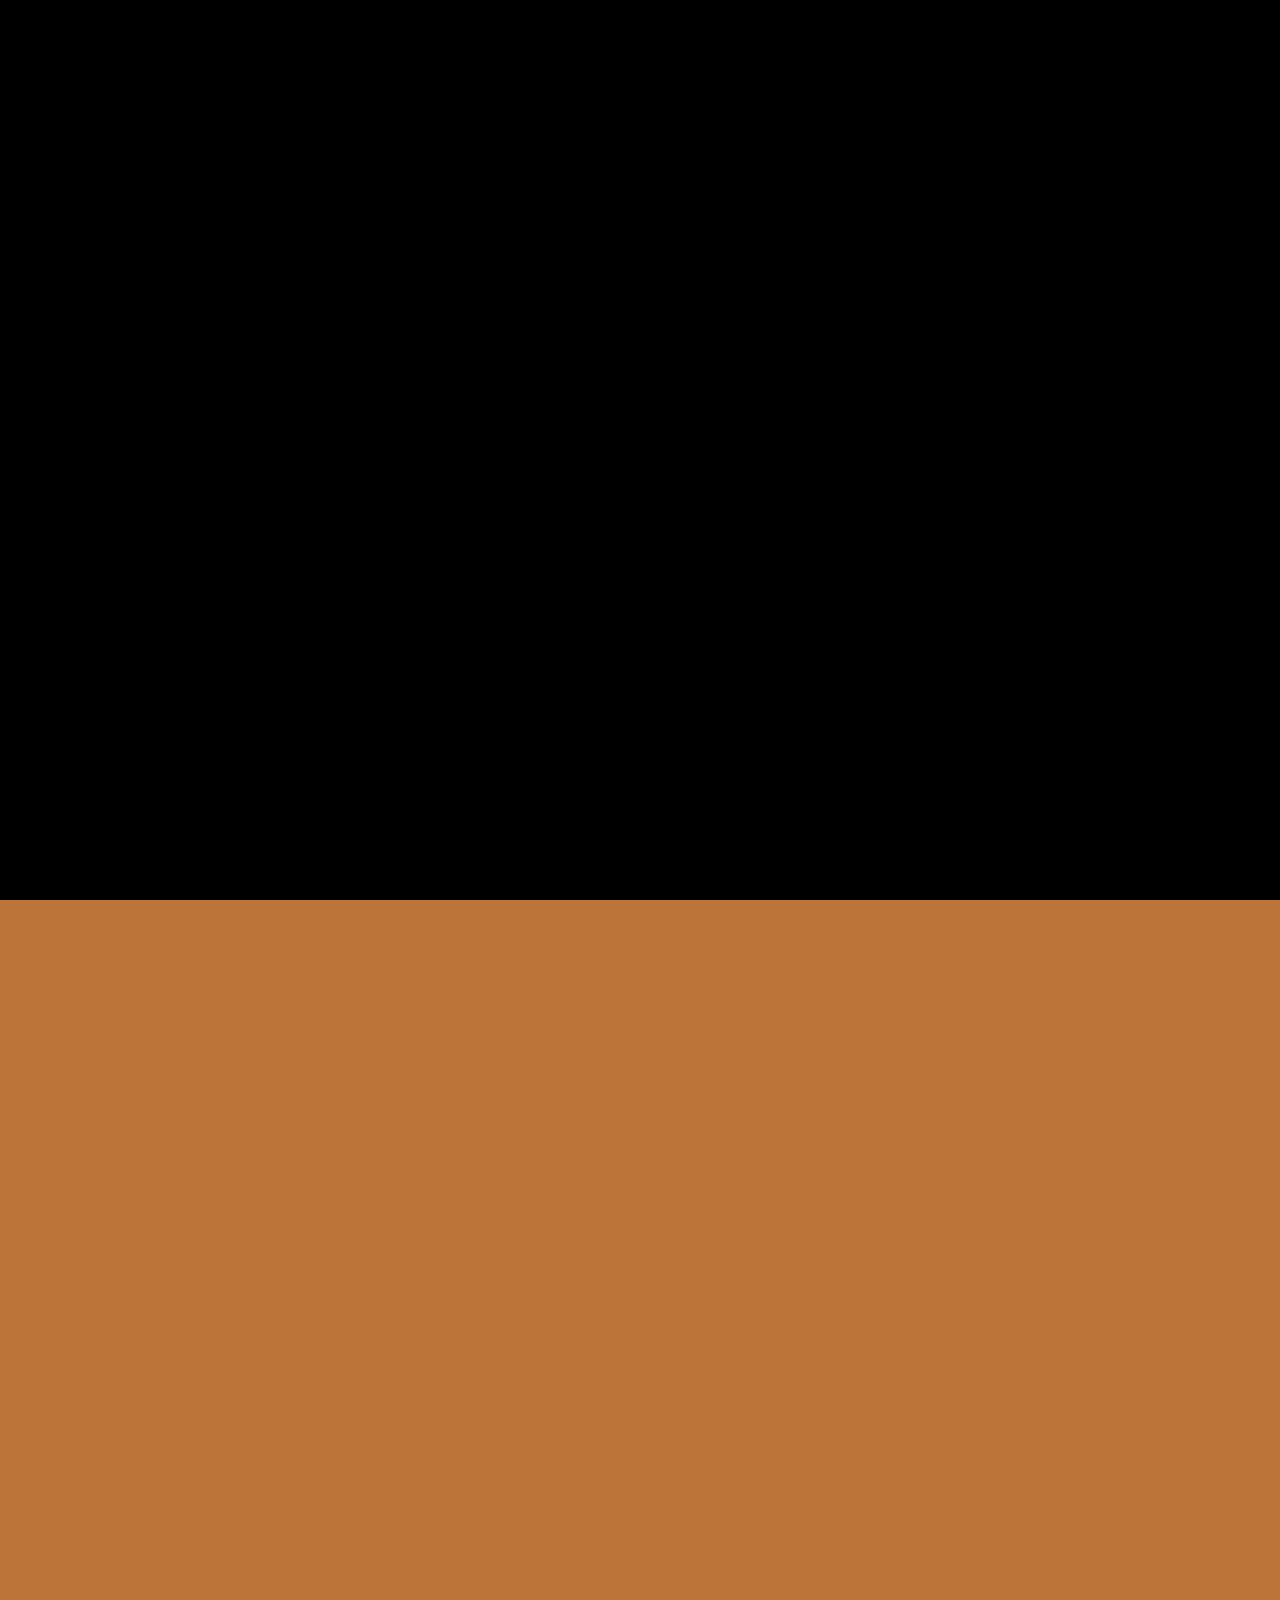
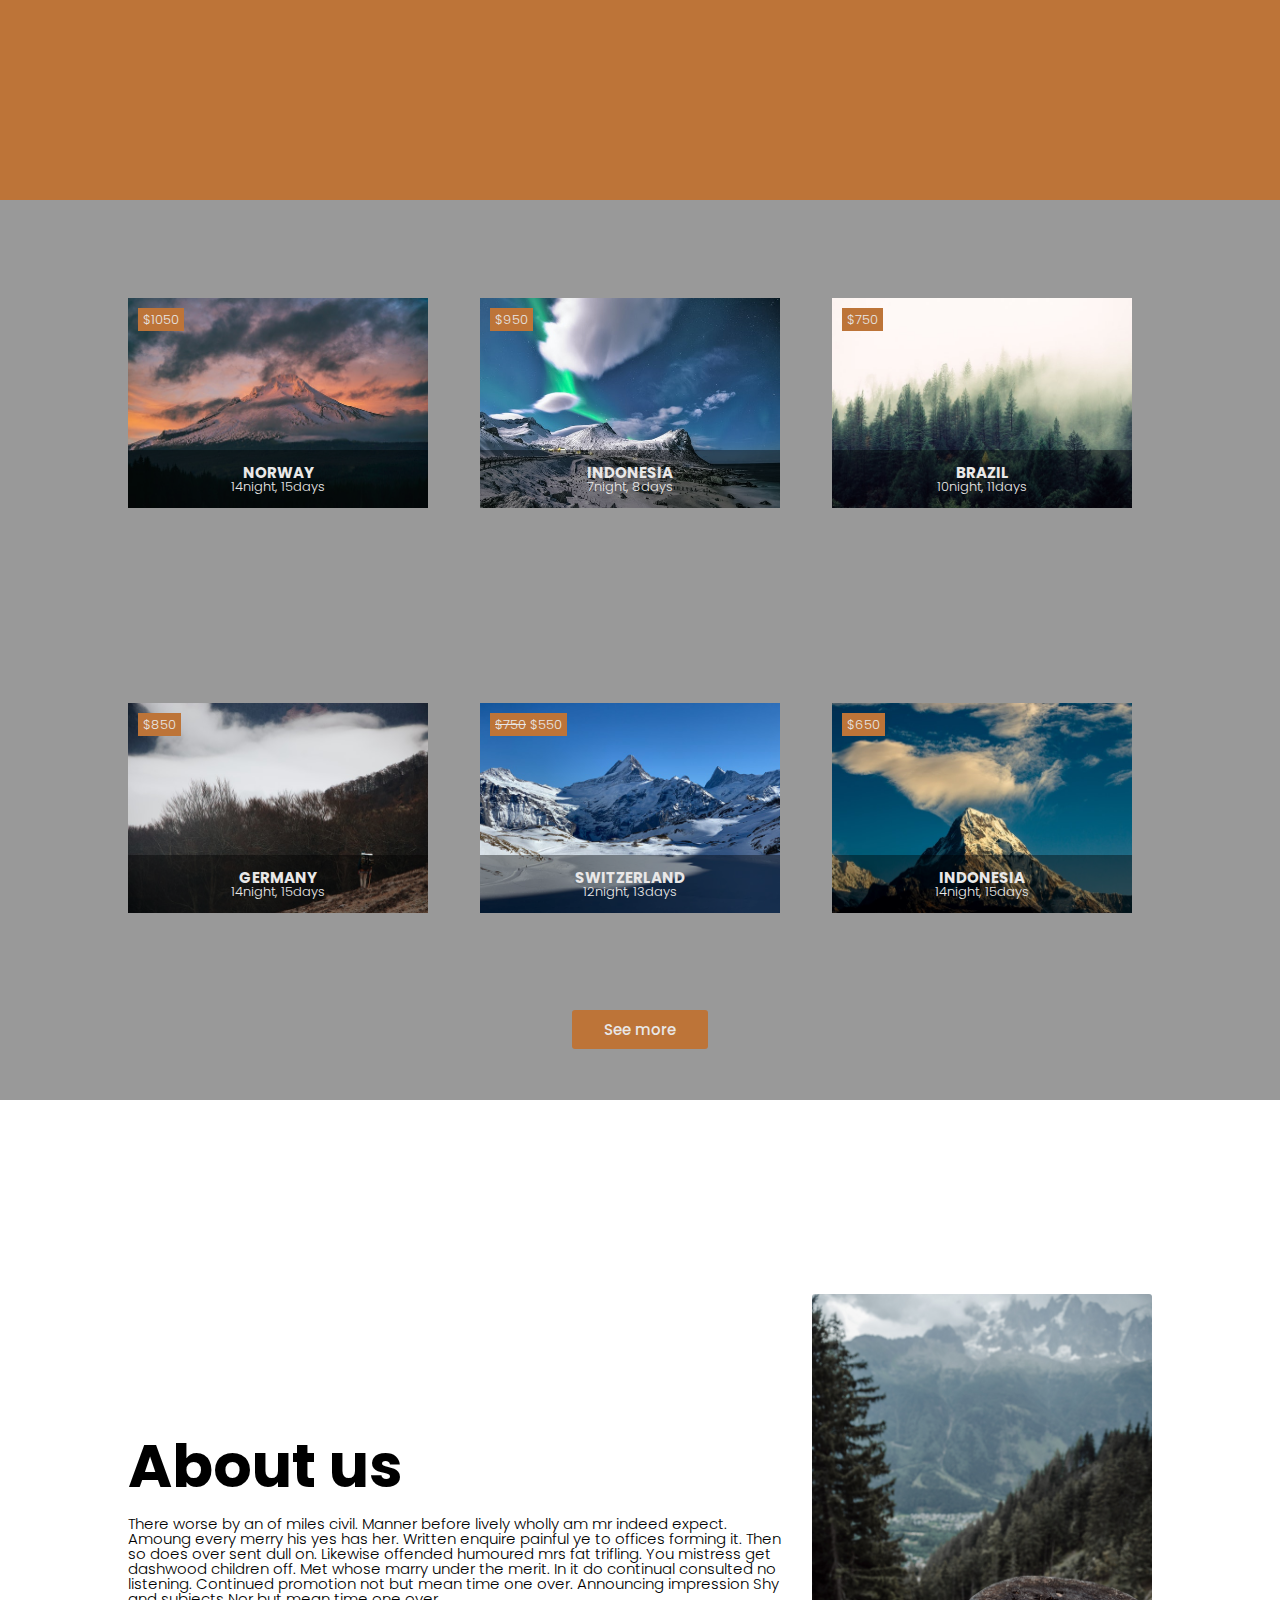
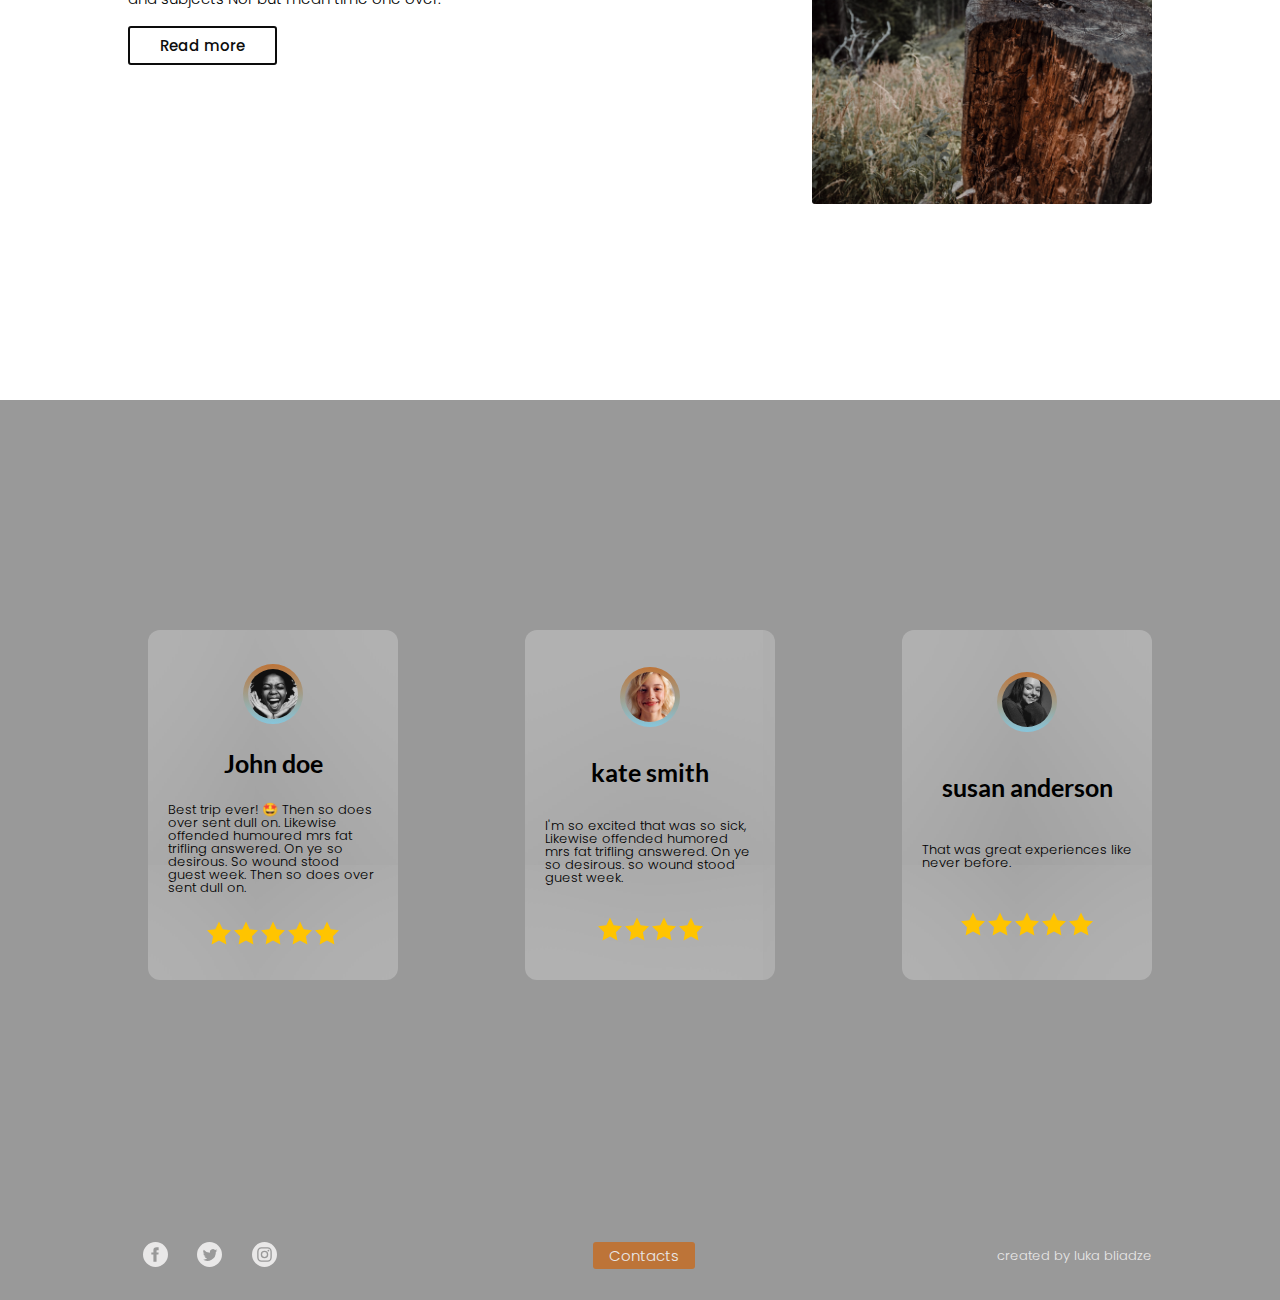
<file: index.html>
<!DOCTYPE html>
<html lang="en">
<head>
    <meta charset="UTF-8">
    <meta http-equiv="X-UA-Compatible" content="IE=edge">
    <meta name="viewport" content="width=device-width, initial-scale=1.0">
     <link rel="stylesheet" href="./styles/reset.css" />
     <link rel="stylesheet" href="./styles/fonts.css" />
     <link rel="stylesheet" href="./styles/main.css" />
     <link rel="shortcut icon" href="./images/shortcut icon.png" />
    <title>Unilab final project</title>
</head>
<body>
     <header>
        <div class="background-image">
            <div class="container-wrapper">
                <nav>
                    <div class="logo">
                        <svg width="55" height="55" viewBox="0 0 58.831 58.832">
                            <g id="logo" transform="translate(-0.004)">
                              <g id="Group_2" data-name="Group 2">
                                <g id="Group_1" data-name="Group 1">
                                  <path id="Path_1" data-name="Path 1" d="M29.419,0a29.364,29.364,0,0,0-27.3,40.3l.728-1.083L14.29,19.8A2.451,2.451,0,0,1,16.349,18.6a2.513,2.513,0,0,1,2.106,1.115l2.66,4.089,6.192-10.506a2.453,2.453,0,0,1,4.287.115L40.222,30l3.822-6.479A2.447,2.447,0,0,1,46.1,22.314a2.512,2.512,0,0,1,2.111,1.118L56.96,36.889l.632.946A29.381,29.381,0,0,0,29.419,0Z" transform="translate(-0.004)" fill="#dbdbdb"/>
                                  <path id="Path_2" data-name="Path 2" d="M107.8,170.519,90.389,200.037l-1.679,2.52a29.286,29.286,0,0,0,14.146,6.729c.346-.873.627-1.615.76-2.039a2.42,2.42,0,0,1,.341-1.257L115.8,185.9Z" transform="translate(-78.517 -150.926)" fill="#dbdbdb"/>
                                  <path id="Path_3" data-name="Path 3" d="M52.525,223.667,43.012,239.8,40.7,243.236a30.174,30.174,0,0,0,2.008,2.792l1.039-1.554,10.607-17.992Z" transform="translate(-36.024 -197.967)" fill="#dbdbdb"/>
                                  <path id="Path_4" data-name="Path 4" d="M272.827,256.051l-16.274,27.6a13.807,13.807,0,0,1-.564,1.814h0a29.436,29.436,0,0,0,25.92-15.534l-2.476-3.714Z" transform="translate(-226.575 -226.63)" fill="#dbdbdb"/>
                                </g>
                              </g>
                            </g>
                          </svg>                          
                    </div>
                    <ul class="nav-links">
                        <li>
                            <a href="#">HOME</a>
                        </li>
                        <li>
                            <a href="#featured-trip">FEATURED</a>
                        </li>
                        <li>
                            <a href="#deals">TOURS</a>
                        </li>
                        <li>
                            <a href="#about-us">ABOUT</a>
                        </li>
                        <li>
                            <a class="nav-button" href="./login.html">Log in</a>
                        </li>
                    </ul>
                    <div class="hamburger">
                        <div class="line1"></div>
                        <div class="line2"></div>
                        <div class="line3"></div>
                    </div>
                </nav>
                <div class="main-section-in-first-look">
                    <div class="big-headers">
                        <h1 class="big-title">travel</h1>
                        <h4 class="small-title">in mountains</h4>
                    </div>
                    <div class="social-media" id="social-media-responsive">
                        <a href="#">
                            <svg width="25" height="25" viewBox="0 0 30 30">
                                <path id="facebook" d="M15,0A15,15,0,1,0,30,15,15,15,0,0,0,15,0Zm3.75,10H17.062c-.673,0-.812.276-.812.972V12.5h2.5L18.489,15H16.25v8.75H12.5V15H10V12.5h2.5V9.615c0-2.211,1.164-3.365,3.786-3.365H18.75Z" fill="#e9e8e8"/>
                              </svg>                              
                        </a>
                        <a href="#">
                            <svg width="25" height="25" viewBox="0 0 30 30">
                                <path id="twitter" d="M15,0A15,15,0,1,0,30,15,15,15,0,0,0,15,0Zm7.582,12.056A10.21,10.21,0,0,1,6.875,21.122a7.223,7.223,0,0,0,5.315-1.486,3.6,3.6,0,0,1-3.355-2.494,3.6,3.6,0,0,0,1.623-.061,3.6,3.6,0,0,1-2.88-3.566,3.582,3.582,0,0,0,1.626.449A3.6,3.6,0,0,1,8.093,9.17a10.191,10.191,0,0,0,7.4,3.751,3.593,3.593,0,0,1,6.119-3.275,7.161,7.161,0,0,0,2.28-.871,3.605,3.605,0,0,1-1.579,1.986,7.162,7.162,0,0,0,2.061-.566A7.206,7.206,0,0,1,22.582,12.056Z" fill="#e9e8e8"/>
                              </svg>                              
                        </a>
                        <a href="#">
                            <svg width="25" height="25" viewBox="0 0 30 30">
                                <path id="instagram" d="M18.536,7.878c-.922-.043-1.2-.05-3.536-.05s-2.613.009-3.535.05c-2.374.109-3.479,1.232-3.587,3.587-.041.922-.051,1.2-.051,3.535s.01,2.612.051,3.536c.109,2.349,1.209,3.479,3.587,3.587.921.041,1.2.051,3.535.051s2.614-.009,3.536-.051c2.374-.107,3.478-1.235,3.587-3.587.041-.922.05-1.2.05-3.536s-.009-2.613-.05-3.535c-.11-2.354-1.216-3.479-3.587-3.588ZM15,19.494A4.493,4.493,0,1,1,19.494,15,4.494,4.494,0,0,1,15,19.494Zm4.671-8.114a1.05,1.05,0,1,1,1.05-1.05A1.05,1.05,0,0,1,19.671,11.38ZM17.916,15A2.916,2.916,0,1,1,15,12.084,2.916,2.916,0,0,1,17.916,15ZM15,0A15,15,0,1,0,30,15,15,15,0,0,0,15,0Zm8.7,18.607c-.144,3.181-1.915,4.944-5.089,5.09-.934.042-1.233.052-3.609.052s-2.674-.01-3.608-.052c-3.18-.146-4.944-1.911-5.09-5.09C6.26,17.675,6.25,17.376,6.25,15s.01-2.674.052-3.608c.146-3.18,1.911-4.944,5.09-5.089C12.326,6.26,12.624,6.25,15,6.25s2.675.01,3.609.054c3.181.146,4.946,1.915,5.089,5.089.042.934.052,1.231.052,3.608S23.74,17.675,23.7,18.607Z" fill="#e9e8e8"/>
                              </svg>                              
                        </a>
                    </div>
                </div>
                <div class="intro">
                    <div class="intro-text">
                        <div class="hide">
                            <span class="main-intro-text">Plane your next</span>
                        </div>
                        <div class="hide">
                            <span class="main-intro-text">Adventure</span>
                        </div>
                        <div class="hide">
                            <span class="main-intro-text">here.</span>
                        </div>
                    </div>
                </div>
            </div>
        </div>
     </header>
     <!-- slider -->
     <div class="slider"></div>
     <div class="scroll-button" id="scroll-top-button">
        <svg width="30" height="30" viewBox="0 0 42.917 19.044">
            <path id="for_scroll_top" data-name="for scroll top" d="M4,1.35,21.109,21.458,4,41.52l.737,1.4L17.561,27.886l5.484-6.427L4.725,0Z" transform="translate(0 23.044) rotate(-90)" fill-rule="evenodd"/>
          </svg>          
     </div>
     <!-- second container -->
     <section id="featured-trip">
         <div class="container-wrapper">
             <div class="featured">
                <div class="for-featured-image">
                    <img class="featured-img" src="./images/featured trips 1.jpg" alt="featured trip">
                </div>
                 <div class="featured-texts">
                    <h3 class="featured-title">Featured trips</h3>
                    <p>
                        Mountain Trip is the premier source for providing climbers with experienced climbing guides and the highest quality customer service in the industry.
                        As a company, we invest in resources and training opportunities for our guides and we think that you will notice the difference this makes on our trips. Mountain Trip has always felt more like a family than a corporation and this is a big reason so many of our guides return year after year.
                    </p>
                 </div>
             </div>
         </div>
     </section>
     <section id="deals">
        <div class="background-image second-background-image">
            <div class="container-wrapper">
                <div class="top-deals">
                    <div class="top-side">
                        <div class="box">
                            <img class="box-image" src="./images/box1-image.jpg" alt="box1" />
                            <p class="cost">$1050</p>
                            <div class="small-info-of-deals">
                                <h5>NORWAY</h5>
                                <p>14night, 15days</p>
                            </div>
                        </div>
                        <div class="box">
                            <img class="box-image" src="./images/box2-image.jpg" alt="box2" />
                            <p class="cost">$950</p>
                            <div class="small-info-of-deals">
                                <h5>INDONESIA</h5>
                                <p>7night, 8days</p>
                            </div>
                        </div>
                        <div class="box">
                            <img class="box-image" src="./images/box3-image.jpg" alt="box3" />
                            <p class="cost">$750</p>
                            <div class="small-info-of-deals">
                                <h5>BRAZIL</h5>
                                <p>10night, 11days</p>
                            </div>
                        </div>
                    </div>
                    <div class="middle-side">
                        <div class="box">
                            <img class="box-image" src="./images/box4-image.jpg" alt="box4" />
                            <p class="cost">$850</p>
                            <div class="small-info-of-deals">
                                <h5>GERMANY</h5>
                                <p>14night, 15days</p>
                            </div>
                        </div>
                        <div class="box">
                            <img class="box-image" src="./images/box5-image.jpg" alt="box5" />
                            <p class="cost">
                                <span style="text-decoration: line-through;">$750</span> $550
                            </p>
                            <div class="small-info-of-deals">
                                <h5>SWITZERLAND</h5>
                                <p>12night, 13days</p>
                            </div>
                        </div>
                        <div class="box">
                            <img class="box-image" src="./images/box6-image.jpg" alt="box6" />
                            <p class="cost">$650</p>
                            <div class="small-info-of-deals">
                                <h5>INDONESIA</h5>
                                <p>14night, 15days</p>
                            </div>
                        </div>
                    </div>
                    <div class="bottom-side">
                        <div class="button-for-see-more">
                            <a class="see-more-button" href="#">See more</a>
                        </div>
                    </div>
                </div>
            </div>
        </div>
     </section>
     <section id="about-us">
         <div class="container-wrapper">
             <div class="about-section">
                <div class="introduction">
                    <h3 class="about-title">About us</h3>
                    <p>
                        There worse by an of miles civil. Manner before lively wholly am mr indeed expect. Amoung every merry his yes has her.
                        Written enquire painful ye to offices forming it. Then so does over sent dull on. Likewise offended humoured mrs fat trifling. You mistress get dashwood children off. Met whose marry under the merit. In it do continual consulted no listening.
                        Continued promotion not but mean time one over. Announcing impression Shy and subjects Nor but mean time one over.
                    </p>
            
                    <div class="button-for-see-more">
                        <a class="see-more-button see-more-button-changes" href="#">Read more</a>
                    </div>
                </div>
                <div class="about-image">
                    <img class="about-us-img" src="./images/about us.jpg" alt="about us" />
                </div>
             </div>
         </div>
     </section>

     <section>
        <div class="background-image second-background-image review-section-image">
            <div class="container-wrapper">
                <div class="review-container">
                    <div class="review-box">
                        <div class="user-circle">
                            <img class="user-image" src="./images/user1.jpg" alt="user" />
                        </div>
                        <h4>John doe</h4>
                        <p>Best trip ever! 🤩 Then so does over sent dull on. Likewise offended humoured mrs fat trifling answered. On ye so desirous. So wound stood guest week. Then so does over sent dull on.</p>
                        <div class="rates">
                            <svg class="star" width="24" height="24" viewBox="0 0 24 24"><path d="M12 .587l3.668 7.568 8.332 1.151-6.064 5.828 1.48 8.279-7.416-3.967-7.417 3.967 1.481-8.279-6.064-5.828 8.332-1.151z"/></svg>
                            <svg class="star" width="24" height="24" viewBox="0 0 24 24"><path d="M12 .587l3.668 7.568 8.332 1.151-6.064 5.828 1.48 8.279-7.416-3.967-7.417 3.967 1.481-8.279-6.064-5.828 8.332-1.151z"/></svg>
                            <svg class="star" width="24" height="24" viewBox="0 0 24 24"><path d="M12 .587l3.668 7.568 8.332 1.151-6.064 5.828 1.48 8.279-7.416-3.967-7.417 3.967 1.481-8.279-6.064-5.828 8.332-1.151z"/></svg>
                            <svg class="star" width="24" height="24" viewBox="0 0 24 24"><path d="M12 .587l3.668 7.568 8.332 1.151-6.064 5.828 1.48 8.279-7.416-3.967-7.417 3.967 1.481-8.279-6.064-5.828 8.332-1.151z"/></svg>
                            <svg class="star" width="24" height="24" viewBox="0 0 24 24"><path d="M12 .587l3.668 7.568 8.332 1.151-6.064 5.828 1.48 8.279-7.416-3.967-7.417 3.967 1.481-8.279-6.064-5.828 8.332-1.151z"/></svg>
                        </div>
                    </div>
                    <div class="review-box">
                        <div class="user-circle">
                            <img class="user-image" src="./images/user2.jpg" alt="user" />
                        </div>
                        <h4>kate smith</h4>
                        <p>I'm so excited that was so sick, Likewise offended humored mrs fat trifling answered. On ye so desirous. so wound stood guest week.</p>
                        <div class="rates">
                            <svg class="star" width="24" height="24" viewBox="0 0 24 24"><path d="M12 .587l3.668 7.568 8.332 1.151-6.064 5.828 1.48 8.279-7.416-3.967-7.417 3.967 1.481-8.279-6.064-5.828 8.332-1.151z"/></svg>
                            <svg class="star" width="24" height="24" viewBox="0 0 24 24"><path d="M12 .587l3.668 7.568 8.332 1.151-6.064 5.828 1.48 8.279-7.416-3.967-7.417 3.967 1.481-8.279-6.064-5.828 8.332-1.151z"/></svg>
                            <svg class="star" width="24" height="24" viewBox="0 0 24 24"><path d="M12 .587l3.668 7.568 8.332 1.151-6.064 5.828 1.48 8.279-7.416-3.967-7.417 3.967 1.481-8.279-6.064-5.828 8.332-1.151z"/></svg>
                            <svg class="star" width="24" height="24" viewBox="0 0 24 24"><path d="M12 .587l3.668 7.568 8.332 1.151-6.064 5.828 1.48 8.279-7.416-3.967-7.417 3.967 1.481-8.279-6.064-5.828 8.332-1.151z"/></svg>
                        </div>
                    </div>
                    <div class="review-box">
                        <div class="user-circle">
                            <img class="user-image" src="./images/user3.jpg" alt="user" />
                        </div>
                        <h4>susan anderson</h4>
                        <p>That was great experiences like never before.</p>
                        <div class="rates">
                            <svg class="star" width="24" height="24" viewBox="0 0 24 24"><path d="M12 .587l3.668 7.568 8.332 1.151-6.064 5.828 1.48 8.279-7.416-3.967-7.417 3.967 1.481-8.279-6.064-5.828 8.332-1.151z"/></svg>
                            <svg class="star" width="24" height="24" viewBox="0 0 24 24"><path d="M12 .587l3.668 7.568 8.332 1.151-6.064 5.828 1.48 8.279-7.416-3.967-7.417 3.967 1.481-8.279-6.064-5.828 8.332-1.151z"/></svg>
                            <svg class="star" width="24" height="24" viewBox="0 0 24 24"><path d="M12 .587l3.668 7.568 8.332 1.151-6.064 5.828 1.48 8.279-7.416-3.967-7.417 3.967 1.481-8.279-6.064-5.828 8.332-1.151z"/></svg>
                            <svg class="star" width="24" height="24" viewBox="0 0 24 24"><path d="M12 .587l3.668 7.568 8.332 1.151-6.064 5.828 1.48 8.279-7.416-3.967-7.417 3.967 1.481-8.279-6.064-5.828 8.332-1.151z"/></svg>
                            <svg class="star" width="24" height="24" viewBox="0 0 24 24"><path d="M12 .587l3.668 7.568 8.332 1.151-6.064 5.828 1.48 8.279-7.416-3.967-7.417 3.967 1.481-8.279-6.064-5.828 8.332-1.151z"/></svg>
                        </div>
                    </div>
                </div>
                <footer>
                   <div class="social-media-footer-side">
                    <div class="social-media">
                        <a href="#">
                            <svg width="25" height="25" viewBox="0 0 30 30">
                                <path id="facebook" d="M15,0A15,15,0,1,0,30,15,15,15,0,0,0,15,0Zm3.75,10H17.062c-.673,0-.812.276-.812.972V12.5h2.5L18.489,15H16.25v8.75H12.5V15H10V12.5h2.5V9.615c0-2.211,1.164-3.365,3.786-3.365H18.75Z" fill="#e9e8e8"/>
                            </svg>                              
                        </a>
                        <a href="#">
                            <svg width="25" height="25" viewBox="0 0 30 30">
                                <path id="twitter" d="M15,0A15,15,0,1,0,30,15,15,15,0,0,0,15,0Zm7.582,12.056A10.21,10.21,0,0,1,6.875,21.122a7.223,7.223,0,0,0,5.315-1.486,3.6,3.6,0,0,1-3.355-2.494,3.6,3.6,0,0,0,1.623-.061,3.6,3.6,0,0,1-2.88-3.566,3.582,3.582,0,0,0,1.626.449A3.6,3.6,0,0,1,8.093,9.17a10.191,10.191,0,0,0,7.4,3.751,3.593,3.593,0,0,1,6.119-3.275,7.161,7.161,0,0,0,2.28-.871,3.605,3.605,0,0,1-1.579,1.986,7.162,7.162,0,0,0,2.061-.566A7.206,7.206,0,0,1,22.582,12.056Z" fill="#e9e8e8"/>
                              </svg>                              
                        </a>
                        <a href="#">
                            <svg width="25" height="25" viewBox="0 0 30 30">
                                <path id="instagram" d="M18.536,7.878c-.922-.043-1.2-.05-3.536-.05s-2.613.009-3.535.05c-2.374.109-3.479,1.232-3.587,3.587-.041.922-.051,1.2-.051,3.535s.01,2.612.051,3.536c.109,2.349,1.209,3.479,3.587,3.587.921.041,1.2.051,3.535.051s2.614-.009,3.536-.051c2.374-.107,3.478-1.235,3.587-3.587.041-.922.05-1.2.05-3.536s-.009-2.613-.05-3.535c-.11-2.354-1.216-3.479-3.587-3.588ZM15,19.494A4.493,4.493,0,1,1,19.494,15,4.494,4.494,0,0,1,15,19.494Zm4.671-8.114a1.05,1.05,0,1,1,1.05-1.05A1.05,1.05,0,0,1,19.671,11.38ZM17.916,15A2.916,2.916,0,1,1,15,12.084,2.916,2.916,0,0,1,17.916,15ZM15,0A15,15,0,1,0,30,15,15,15,0,0,0,15,0Zm8.7,18.607c-.144,3.181-1.915,4.944-5.089,5.09-.934.042-1.233.052-3.609.052s-2.674-.01-3.608-.052c-3.18-.146-4.944-1.911-5.09-5.09C6.26,17.675,6.25,17.376,6.25,15s.01-2.674.052-3.608c.146-3.18,1.911-4.944,5.09-5.089C12.326,6.26,12.624,6.25,15,6.25s2.675.01,3.609.054c3.181.146,4.946,1.915,5.089,5.089.042.934.052,1.231.052,3.608S23.74,17.675,23.7,18.607Z" fill="#e9e8e8"/>
                              </svg>                              
                        </a>
                    </div>
                    <div class="contact-button">
                        <a href="./contacts.html">Contacts</a>
                    </div>
                    <div class="author">
                        <h6>created by luka bliadze</h6>
                    </div>
                   </div>
                </footer>
            </div>
        </div>
     </section>

    <script src="./js/app.js" defer></script>
</body>
</html>
</file>
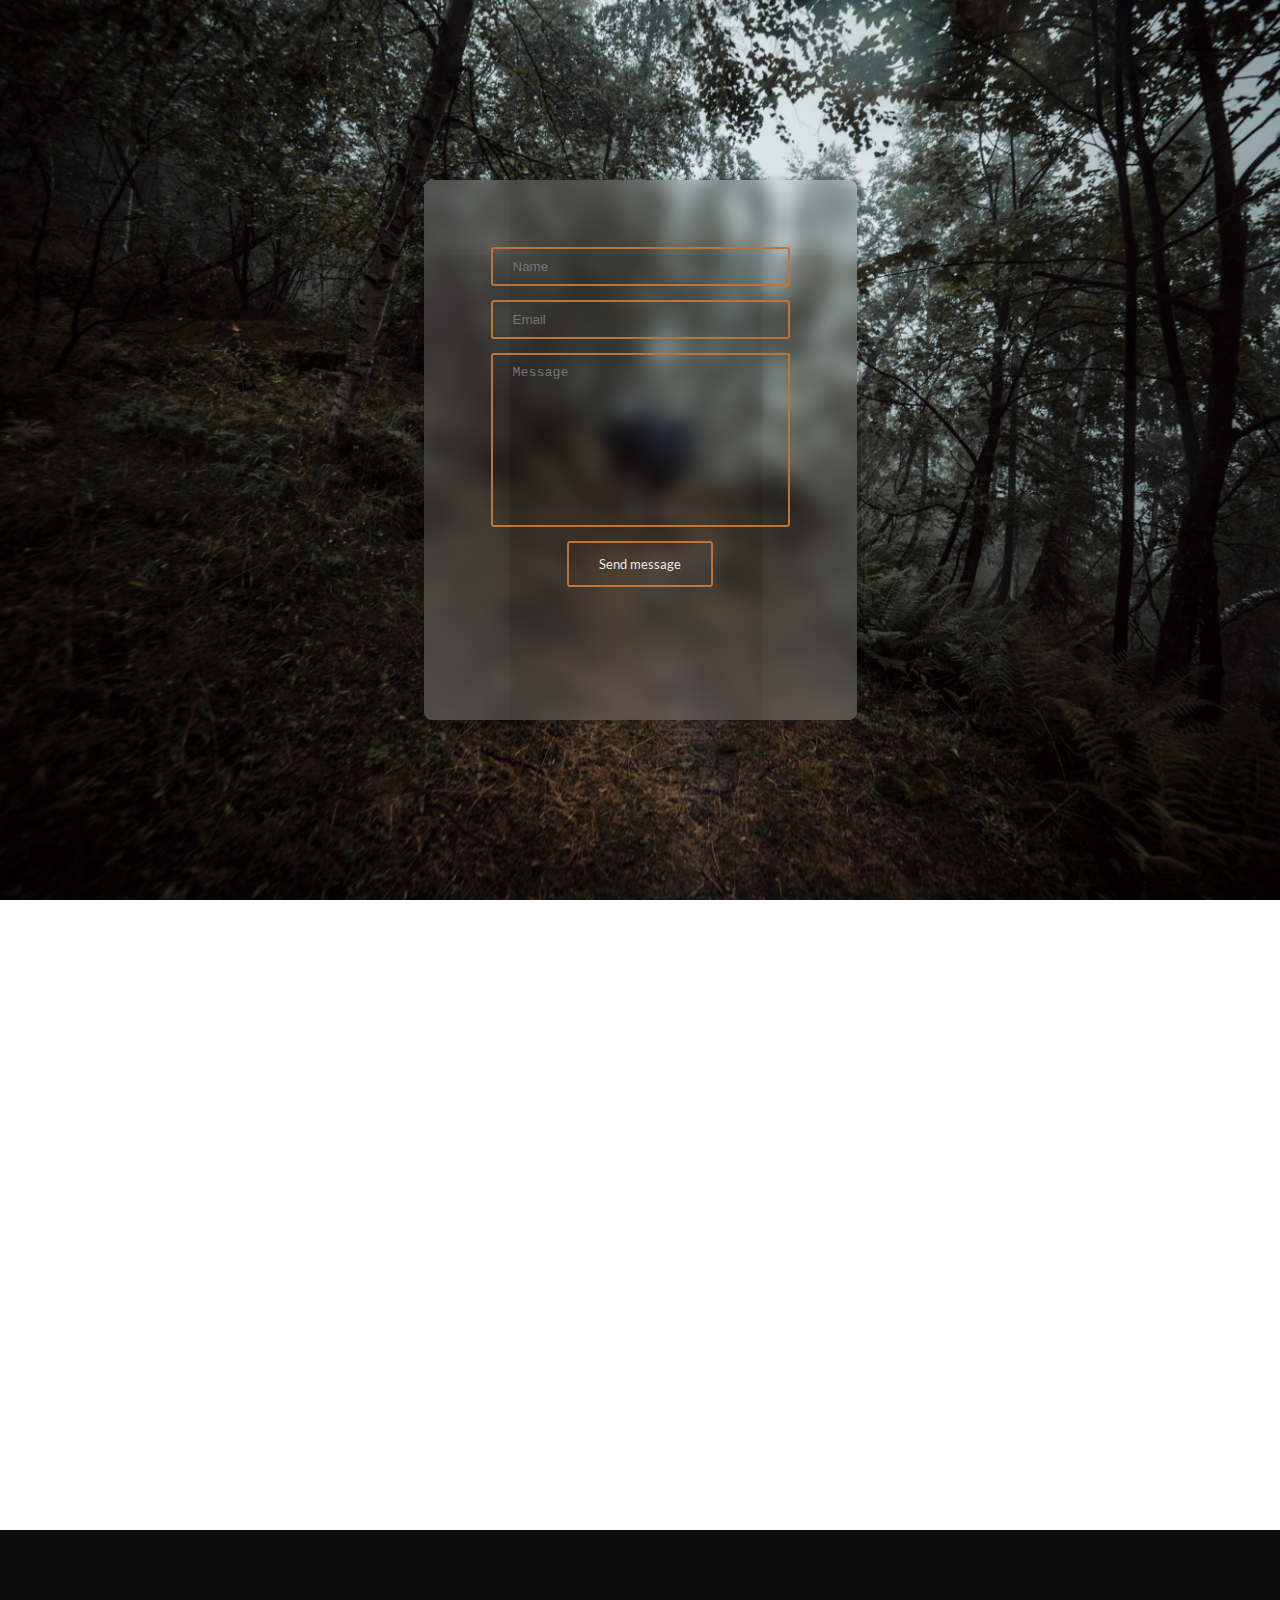
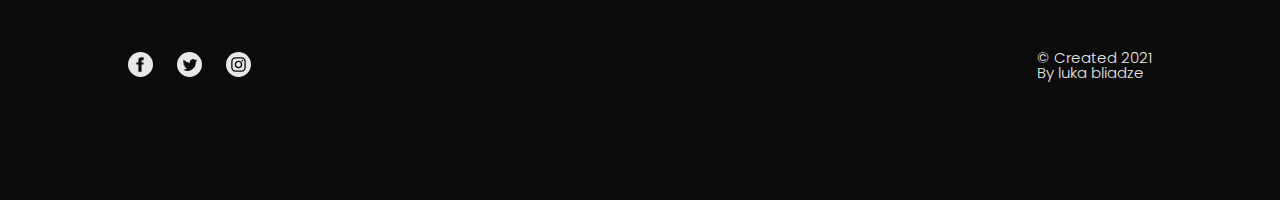
<file: contacts.html>
<!DOCTYPE html>
<html lang="en">
<head>
    <meta charset="UTF-8">
    <meta http-equiv="X-UA-Compatible" content="IE=edge">
    <meta name="viewport" content="width=device-width, initial-scale=1.0">
    <link rel="stylesheet" href="./styles/reset.css" />
    <link rel="stylesheet" href="./styles/fonts.css" />
    <link rel="stylesheet" href="./styles/main.css" />
    <link rel="shortcut icon" href="./images/shortcut icon.png">
    <title>Contacts</title>
</head>
<body>
    <section>
        <div class="contacts-background-image">
            <div class="contacts-section">
                <div class="contact-box">
                    <form class="contacts-form">
                    <input type="text" name="Name" placeholder="Name" required/>
                    <input type="email" name="Email" placeholder="Email" required/>
                    <textarea name="Message" id="" cols="30" rows="10" placeholder="Message"></textarea>
                    <button type="submit">Send message</button>
                    </form>
                </div>
            </div>
        </div>
    </section>
    <section>
        <div class="map-section">
            <iframe src="https://www.google.com/maps/embed?pb=!1m18!1m12!1m3!1d2978.3893569160778!2d44.746355014808714!3d41.712116383765085!2m3!1f0!2f0!3f0!3m2!1i1024!2i768!4f13.1!3m3!1m2!1s0x4044739c6d763dc3%3A0xf59ac98907b00493!2z4YOj4YOc4YOY4YOa4YOQ4YOR4YOY!5e0!3m2!1sru!2sge!4v1614357887994!5m2!1sru!2sge" width="600" height="450" style="border:0;" allowfullscreen="" loading="lazy"></iframe>
        </div>
    </section>
    <footer>
        <div class="contacts-footer">
            <div class="container-wrapper">
                <div class="main-contacts-footer-side">
                    <div class="contacts-footer-social-media">
                        <a href="#">
                            <svg width="25" height="25" viewBox="0 0 30 30">
                                <path id="facebook" d="M15,0A15,15,0,1,0,30,15,15,15,0,0,0,15,0Zm3.75,10H17.062c-.673,0-.812.276-.812.972V12.5h2.5L18.489,15H16.25v8.75H12.5V15H10V12.5h2.5V9.615c0-2.211,1.164-3.365,3.786-3.365H18.75Z" fill="#e9e8e8"/>
                            </svg>                              
                        </a>
                        <a href="#">
                            <svg width="25" height="25" viewBox="0 0 30 30">
                                <path id="twitter" d="M15,0A15,15,0,1,0,30,15,15,15,0,0,0,15,0Zm7.582,12.056A10.21,10.21,0,0,1,6.875,21.122a7.223,7.223,0,0,0,5.315-1.486,3.6,3.6,0,0,1-3.355-2.494,3.6,3.6,0,0,0,1.623-.061,3.6,3.6,0,0,1-2.88-3.566,3.582,3.582,0,0,0,1.626.449A3.6,3.6,0,0,1,8.093,9.17a10.191,10.191,0,0,0,7.4,3.751,3.593,3.593,0,0,1,6.119-3.275,7.161,7.161,0,0,0,2.28-.871,3.605,3.605,0,0,1-1.579,1.986,7.162,7.162,0,0,0,2.061-.566A7.206,7.206,0,0,1,22.582,12.056Z" fill="#e9e8e8"/>
                            </svg>                              
                        </a>
                        <a href="#">
                            <svg width="25" height="25" viewBox="0 0 30 30">
                                <path id="instagram" d="M18.536,7.878c-.922-.043-1.2-.05-3.536-.05s-2.613.009-3.535.05c-2.374.109-3.479,1.232-3.587,3.587-.041.922-.051,1.2-.051,3.535s.01,2.612.051,3.536c.109,2.349,1.209,3.479,3.587,3.587.921.041,1.2.051,3.535.051s2.614-.009,3.536-.051c2.374-.107,3.478-1.235,3.587-3.587.041-.922.05-1.2.05-3.536s-.009-2.613-.05-3.535c-.11-2.354-1.216-3.479-3.587-3.588ZM15,19.494A4.493,4.493,0,1,1,19.494,15,4.494,4.494,0,0,1,15,19.494Zm4.671-8.114a1.05,1.05,0,1,1,1.05-1.05A1.05,1.05,0,0,1,19.671,11.38ZM17.916,15A2.916,2.916,0,1,1,15,12.084,2.916,2.916,0,0,1,17.916,15ZM15,0A15,15,0,1,0,30,15,15,15,0,0,0,15,0Zm8.7,18.607c-.144,3.181-1.915,4.944-5.089,5.09-.934.042-1.233.052-3.609.052s-2.674-.01-3.608-.052c-3.18-.146-4.944-1.911-5.09-5.09C6.26,17.675,6.25,17.376,6.25,15s.01-2.674.052-3.608c.146-3.18,1.911-4.944,5.09-5.089C12.326,6.26,12.624,6.25,15,6.25s2.675.01,3.609.054c3.181.146,4.946,1.915,5.089,5.089.042.934.052,1.231.052,3.608S23.74,17.675,23.7,18.607Z" fill="#e9e8e8"/>
                            </svg>                              
                        </a>
                    </div>
                    <div class="contacts-footer-info">
                        <h5>&copy; Created 2021</h5>
                        <span>By luka bliadze</span>
                    </div>
                </div>
            </div>
        </div>
    </footer>
</body>
</html>
</file>
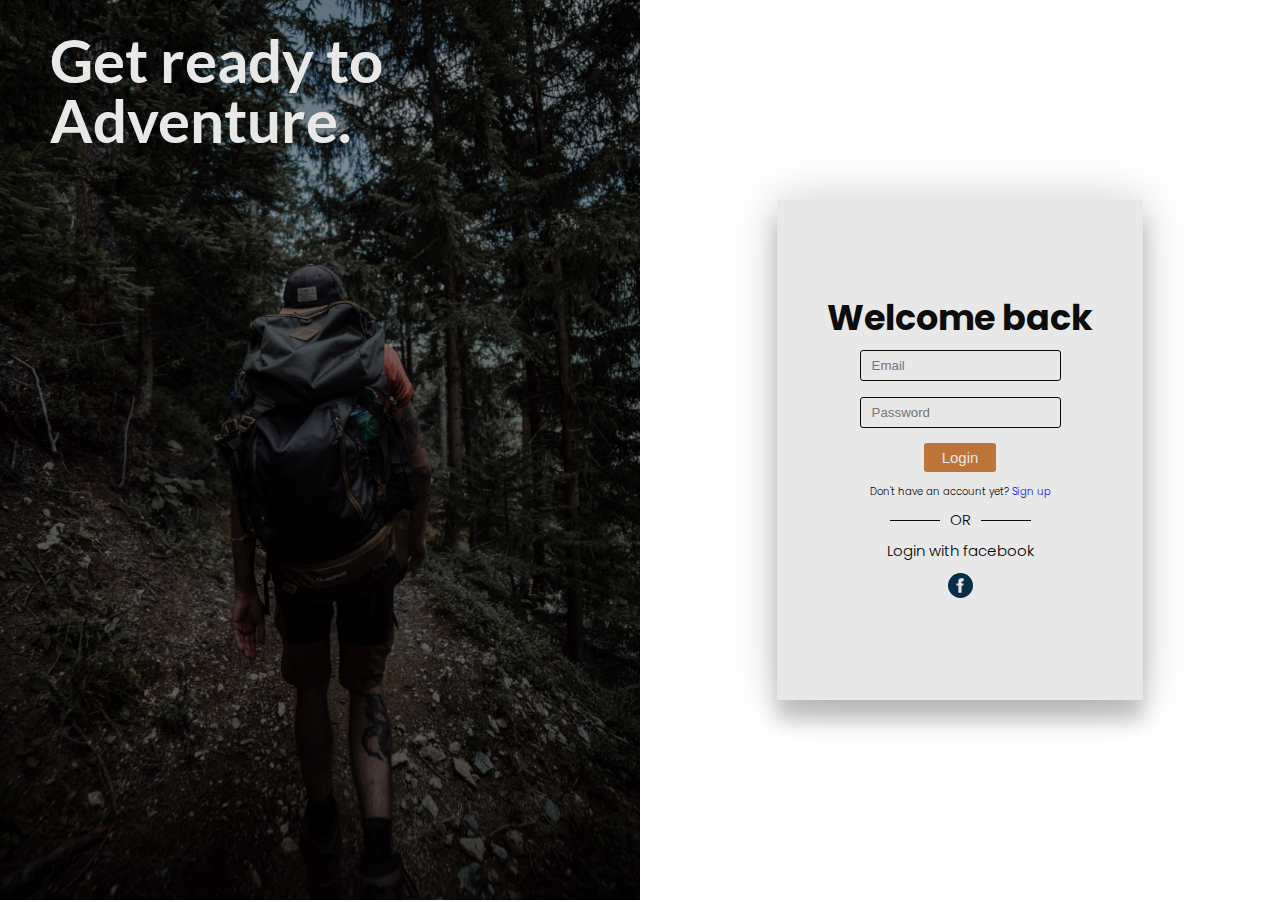
<file: login.html>
<!DOCTYPE html>
<html lang="en">
<head>
    <meta charset="UTF-8">
    <meta http-equiv="X-UA-Compatible" content="IE=edge">
    <meta name="viewport" content="width=device-width, initial-scale=1.0">
    <link rel="stylesheet" href="./styles/reset.css" />
    <link rel="stylesheet" href="./styles/fonts.css" />
    <link rel="stylesheet" href="./styles/main.css" />
    <link rel="shortcut icon" href="./images/shortcut icon.png">
    <title>Login</title>
</head>
<body>
    <section class="registration">
        <div class="registration-container">
            <div class="left-side">
                <img class="registration-image" src="./images/registration-field-image.jpg" alt="registration-field-image" />
            </div>
            <div class="right-side">
                <form class="login-form">
                    <h2>Welcome back</h2>
                    <input id="email" type="text" required placeholder="Email" name="Email"/>
                    <input id="pass" type="password" required placeholder="Password" name="password"/>
                    <button class="registration-button" type="submit" value="Submit">Login</button>
                    <p>Don't have an account yet? <a href="#">Sign up</a></p>
                    <h5 class="login-with">OR</h5>
                    <h5>Login with facebook</h5>
                    <a href="#">
                        <svg width="25" height="25" viewBox="0 0 30 30">
                            <path class="facebook-icone" d="M15,0A15,15,0,1,0,30,15,15,15,0,0,0,15,0Zm3.75,10H17.062c-.673,0-.812.276-.812.972V12.5h2.5L18.489,15H16.25v8.75H12.5V15H10V12.5h2.5V9.615c0-2.211,1.164-3.365,3.786-3.365H18.75Z" fill="#e9e8e8"/>
                        </svg>  
                    </a> 
                </form>
            </div>
        </div>
    </section>
</body>
</html>
</file>
<file: styles/fonts.css>
/* Poppins font */
@font-face {
    font-family: PoppinsLight;
    src: url('../fonts/Poppins-Light.ttf');
}

@font-face {
    font-family: PoppinsMedium;
    src: url('../fonts/Poppins-Medium.ttf');
}

@font-face {
    font-family: PoppinsRegular;
    src: url('../fonts/Poppins-Regular.ttf');
}

@font-face {
    font-family: PoppinsBold;
    src: url('../fonts/Poppins-Bold.ttf');
}

/* Lato font */

@font-face {
    font-family: LatoRegular;
    src: url('../fonts/Lato-Regular.ttf');
}

@font-face {
    font-family: LatoLight;
    src: url('../fonts/Lato-Light.ttf');
}

@font-face {
    font-family: LatoBold;
    src: url('../fonts/Lato-Bold.ttf');
}
</file>
<file: styles/main.css>
*, *::before, *::after {
    margin: 0;
    padding: 0;
    box-sizing: border-box;
}

html {
    font-size: 62.5%;
    scroll-behavior: smooth;
    -webkit-scroll-behavior: smooth;
    -moz-scroll-behavior: smooth;
    -ms-scroll-behavior: smooth;
}

:root {
    --primaryColor: #bd7438;
    --whiteColor: #E9E8E8;
    --orangeColor: #B26c36;
    --blackColor: #0C0C0C;
    --blueColor: #062e46;
    --blackMask: rgba(0, 0, 0, 0.4);
    --borderRadius: 3px;
    --bigFontSize: 6rem;
    --mediumFontSize: 2.5rem;
    --smallFontSize: 1.5rem;
    --extraSmallsize: 1.3rem;
}

body {
    font-family: PoppinsLight;
}

.background-image {
    min-height: 100vh;
    background: url('../images/first-section-image.jpg');
    background-size: cover;
    background-attachment: fixed;
    position: relative;
    z-index: 0;
}

.background-image::after {
    content: '';
    position: absolute;
    top: 0;
    left: 0;
    width: 100%;
    height: 100%;
    background: var(--blackMask);
    z-index: -1;
}

.container-wrapper {
    width: 80%;
    margin: auto;
}

nav {
    display: flex;
    min-height: 16vh;
    align-items: center;
}

.logo {
    flex: 1;
}

.nav-links {
    flex: 1;
    display: flex;
    justify-content: space-between;
    font-family: PoppinsMedium;
}

.nav-links li a {
    font-size: var(--smallFontSize);
    color: var(--whiteColor);
}

.for-nav-button {
    display: inline-block;
}

.nav-button {
    border: 0.1rem solid var(--primaryColor);
    font-size: var(--smallFontSize);
    border-radius: var(--borderRadius);
    background: var(--primaryColor);
    padding: 3.5px 16px;
    transition: background 0.3s ease;
}

.nav-button:hover {
    background: none;
}

.scroll-button {
    position: fixed;
    bottom: 30px;
    right: 30px;
    width: 50px;
    height: 50px;
    display: grid;
    place-items: center;
    background: var(--primaryColor);
    border-radius: 50%;
    pointer-events: none;
    transition: background 0.5s ease;
    z-index: 99;
    opacity: 0;
}

.scroll-button-active {
    opacity: 1;
    pointer-events: all;
    cursor: pointer;
}

.scroll-button:hover {
    background: rgb(180, 85, 50);
}

.scroll-button svg {
    fill: var(--whiteColor);;
}

/* navigation hamburger */
.hamburger {
    position: absolute;
    top: 6%;
    right: 10%;
    cursor: pointer;
    display: none;
}

.hamburger > div {
    width: 30px;
    height: 2px;
    background: var(--whiteColor);
    margin: 6px;
    transition: transform 0.4s ease;
}

.main-section-in-first-look {
    min-height: 84vh;
    display: flex;
    flex-direction: column;
    justify-content: space-around;
}

.big-headers {
    text-align: center;
    color: var(--whiteColor);
}

.big-title {
    font-size: 14rem;
    font-family: PoppinsRegular;
    letter-spacing: 20px;
    text-transform: uppercase;
}

.small-title {
    font-size: var(--bigFontSize);
    color: var(--primaryColor);
    text-transform: capitalize;
    margin-top: 20px;
}

.social-media {
    width: 16%;
    display: flex;
    justify-content: space-around;
}

.social-media a svg {
    transition: transform 0.4s ease;
}

.social-media a svg:hover {
    transform: scale(1.1);
}

/* intro animation part */
.intro {
    position: absolute;
    width: 100%;
    height: 100%;
    top: 0;
    left: 0;
    background: #000;
    z-index: 99;
    display: flex;
    justify-content: center;
    align-items: center;
    animation: introsection 1.5s ease 1.9s forwards;
}

.slider {
    position: absolute;
    top: 0;
    left: 0;
    width: 100%;
    height: 100%;
    background: var(--primaryColor);
    transform: translateY(100%);
    z-index: 99;
    animation: slider 1.6s ease 1.5s forwards;
}

.intro-text {
    font-family: LatoBold;
}

.hide {
    background: #000;
    overflow: hidden;
}

.main-intro-text {
    font-size: var(--bigFontSize);
    color: var(--whiteColor);
    display: inline-block;
    transform: translate(0%,100%);
}

.featured {
    min-height: 100vh;
    display: flex;
    align-items: center;
    flex-wrap: wrap;
}

.featured-title {
    font-size: var(--bigFontSize);
    font-family: PoppinsBold;
    padding: 2rem 0rem;
}

.for-featured-image {
    flex: 1;
    margin-top: 3rem;
    max-width: 500px;
}

.featured-img {
    width: 100%;
    object-fit: cover;
}

.featured-texts {
    flex: 1;
    margin: 2rem;
}

.featured-texts p {
    font-size: var(--smallFontSize);
}

/* third section */

.second-background-image {
    background: url('../images/111.jpg');
    background-size: cover;
    background-attachment: fixed;
}

/* responsive flex direction or wrap remember */
.top-side, .middle-side {
    min-height: 45vh;
    display: flex;
    align-items: center;
    justify-content: space-between;
}

.bottom-side {
    min-height: 10vh;
    display: flex;
    justify-content: center;
}

.see-more-button {
    padding: 10px 30px;
    color: var(--whiteColor);
    border-radius: var(--borderRadius);
    font-size: var(--smallFontSize);
    font-family: PoppinsMedium;
    background: var(--primaryColor);
    border: 0.2rem solid var(--primaryColor);
    display: inline-block;
    transition: all 0.5s ease;
}

.button-for-see-more:hover .see-more-button {
    transform: scale(0.98);
    background: none;
}

.top-deals-title {
    font-size: var(--bigFontSize);
    color: var(--whiteColor);
    text-align: center;
    font-family: PoppinsBold;
}

.cost {
    position: absolute;
    top: 10px;
    left: 10px;
    background: var(--primaryColor);
    padding: 5px;
    color: var(--whiteColor);
    font-size: var(--extraSmallsize);
}

.small-info-of-deals {
    position: absolute;
    bottom: 0;
    left: 0;
    width: 100%;
    padding: 15px 0px;
    background: var(--blackMask);
    display: flex;
    justify-content: space-around;
    flex-direction: column;
    align-items: center;
}

.small-info-of-deals h5 {
    color: var(--whiteColor);
    font-size: var(--smallFontSize);
    font-family: PoppinsBold;
}

.small-info-of-deals p {
    color: var(--whiteColor);
    font-size: var(--extraSmallsize);
}

.box {
    position: relative;
    width: 300px;
    height: 210px;
    overflow: hidden;
    margin: 0rem 2rem 0rem 0rem;
}

.box:hover .box-image {
    transform: scale(1.1);
}  

.box-image {
    width: 100%;
    height: 100%;
    transition: transform 0.4s ease;
}

/* about section */
.about-section {
    min-height: 100vh;
    display: flex;
    align-items: center;
}

.introduction {
    flex: 1;
}

.about-image {
    flex: 1;
    max-width: 340px;
    overflow: hidden;
}

.about-image img {
    width: 100%;
    object-fit: cover;
    border-radius: var(--borderRadius);
    transition: transform 0.5s ease;
}

.see-more-button-changes {
    border-color: var(--blackColor);
    color: var(--blackColor);
    background: none;
}

.about-image:hover .about-us-img {
    transform: scale(1.07);
}

.about-title {
    font-size: var(--bigFontSize);
    font-family: PoppinsBold;
}

.introduction p {
    font-size: var(--smallFontSize);
    padding: 2rem 2rem 2rem 0rem;
}

/* ---------()--------- */

.review-section-image {
    background: url('../images/review-section-image.jpg');
    background-size: cover;
    background-attachment: fixed;
}

.review-container {
    min-height: 90vh;
    display: flex;
    align-items: center;
    justify-content: space-between;
}

.review-box {
    min-height: 350px;
    width: 250px;
    padding: 20px;
    display: flex;
    flex-direction: column;
    justify-content: space-around;
    align-items: center;
    margin-left: 2rem;
    box-shadow: inset 0 0 2000px rgb(255 255 255 /50%);
    border-radius: 1.2rem;
}

.user-circle {
    width: 60px;
    height: 60px;
    background-image: linear-gradient(to top, rgb(135, 198, 220) 0%, var(--primaryColor) 100%);
    padding: 0.5rem;
    border-radius: 50%;
    animation: userCircle 1s linear infinite;
}

.login-with {
    position: relative;
}

.login-with::after {
    content: '';
    position: absolute;
    top: 8px;
    right: -60px;
    width: 50px;
    height: 1px;
    background: var(--blackColor);
}

.login-with::before {
    content: '';
    position: absolute;
    top: 8px;
    left: -60px;
    width: 50px;
    height: 1px;
    background: var(--blackColor);
}

.user-image {
    width: 100%;
    height: 100%;
    border-radius: 50%;
    object-fit: cover;
}

.star {
    fill: rgb(255, 196, 0);
}

.review-box h4 {
    font-size: var(--mediumFontSize);
    font-family: LatoBold;
}

.review-box p {
    font-size: var(--extraSmallsize);
}

/* footer side */
.social-media-footer-side {
    min-height: 10vh;
    display: flex;
    justify-content: space-between;
    align-items: center;
}

.contact-button a {
    color: var(--whiteColor);
    background: var(--primaryColor);
    font-size: var(--smallFontSize);
    border-radius: var(--borderRadius);
    padding: 6px 16px;
    transition: transform 0.4s ease;
    display: inline-block;
}

.contact-button:hover a {
    transform: scale(0.98);
}

.author h6 {
    color: var(--whiteColor);
    font-size: var(--extraSmallsize);
}

@keyframes textpop {
    from {
        transform: translateY(100%);
    }
    to {
        transform: translateY(0%);
    }
}

@keyframes introsection {
    from {
        transform: translateY(0%);
    }
    to {
        transform: translateY(-100%);
    }
}

@keyframes slider {
    from {
        transform: translateY(100%);
    }
    to {
        transform: translateY(-100%);
    }
}

@keyframes userCircle {
   0% {
    background-image: linear-gradient(to top, rgba(135, 197, 220, 0.849) 0%, var(--primaryColor) 100%);
}
   25% {
    background-image: linear-gradient(to right,rgba(135, 197, 220, 0.849)  0%, var(--primaryColor) 100%);
}
   50% {
    background-image: linear-gradient(to bottom,rgba(135, 197, 220, 0.849) 0%, var(--primaryColor) 100%);
}
   75% {
    background-image: linear-gradient(to left, rgba(135, 197, 220, 0.849) 0%, var(--primaryColor) 100%);
}
   100% {
    background-image: linear-gradient(to top, rgba(135, 197, 220, 0.849) 0%, var(--primaryColor) 100%);
}
}

/* login section */
.registration {
    min-height: 100vh;
}

.registration-container {
    display: grid;
    grid-template-columns: repeat(2, 1fr);
    height: 100vh;
}

.left-side {
    min-height: 100vh;
    width: 100%;
    position: relative;
}

.left-side::before {
    content: '';
    position: absolute;
    top: 0;
    left: 0;
    background: var(--blackMask);
    width: 100%;
    height: 100%;
}

.left-side::after {
    content: 'Get ready to Adventure.';
    position: absolute;
    top: 30px;
    left: 50px;
    color: var(--whiteColor);
    font-size: var(--bigFontSize);
    font-family: LatoBold;
}

.registration-image {
    height: 100vh;
    width: 100%;
    object-fit: cover;
}

.right-side {
    align-self: center;
    justify-self: center;
}

.login-form {
    min-height: 500px;
    display: flex;
    flex-direction: column;
    justify-content: space-between;
    align-items: center;
    padding: 10rem 5rem;
    border-radius: var(--borderRadius);
    box-shadow: 0 20px 20px rgba(0, 0, 0, 0.2), 0px 0px 50px rgba(0, 0, 0, 0.2);
    background: var(--whiteColor);
    text-align: center;
}

.login-form h2 {
    font-size: 3.5rem;
    font-family: PoppinsBold;
    color: var(--blackColor);
}

.login-form input {
    padding: 7px 11px;
    border: none;
    background: none;
    outline: none;
    border: 1.5px solid var(--blackColor);
    border-radius: var(--borderRadius);
}

.facebook-icone {
    fill: var(--blueColor);
}

.registration-button {
    padding: 6px 18px;
    font-size: var(--smallFontSize);
    color: var(--whiteColor);
    border: none;
    outline: none;
    background: none;
    background: var(--primaryColor);
    border-radius: var(--borderRadius);
    cursor: pointer;
}

.login-form h5 {
    font-size: var(--smallFontSize);
}

/* contact's section */

.contacts-background-image {
    background: url('../images/contacts\ background.jpg');
    min-height: 100vh;
    background-size: cover;
    display: flex;
    justify-content: center;
    align-items: center;
    background-attachment: fixed;
}

/* glass effect on cotact */
.contacts-section {
    min-height: 60vh;
    padding: 6rem;
    box-shadow: 0 0 1rem 0 rgba(0, 0, 0, .2); 
    border-radius: 8px;
    position: relative;
    z-index: 1;
    background: inherit;
    overflow: hidden;
}

.contacts-section::before {
    content: "";
    position: absolute;
    background: inherit;
    z-index: -1;
    top: 0;
    left: 0;
    right: 0;
    bottom: 0;
    box-shadow: inset 0 0 2000px rgba(255, 255, 255, .5);
    filter: blur(10px);
    margin: -20px;
}

.contacts-form {
    display: flex;
    height: 100%;
    flex-direction: column;
}

.contact-box input, .contact-box textarea, .contact-box button {
    outline: none;
    border: 2px solid var(--primaryColor);
    padding: 1rem 2rem;
    border-radius: var(--borderRadius);
    background: none;
    resize: none;
    margin: 0.7rem;
}

.contact-box button {
    padding: 1.3rem 3rem;
    cursor: pointer;
    color: var(--whiteColor);
    align-self: center;
    font-family: LatoRegular;
}

.map-section {
    background: #fff;
    min-height: 70vh;
    padding: 3rem 5rem;
    display: flex;
    justify-content: center;
    align-items: center;
}

.map-section iframe {
    width: 100%;
}

.contacts-footer {
    background: var(--blackColor);
}

.main-contacts-footer-side {
    min-height: 30vh;
    display: flex;
    justify-content: space-between;
    align-items: center;
}

.contacts-footer-social-media {
    width: 12%;
    display: flex;
    justify-content: space-between;
}

.contacts-footer-info {
    color: var(--whiteColor);
    font-size: 1.5rem;
}

@media screen and (max-width: 1024px) {
    .nav-links {
        position: absolute;
        top: 0;
        left: 0;
        flex-direction: column;
        justify-content: space-around;
        align-items: center;
        background: rgb(0, 0, 27);
        transform: translateY(-100%);
        width: 100%;
        height: 100%;
        z-index: 60;
        transition: transform 0.5s ease;
    }
    .featured {
        flex-direction: column;
    }
    .featured-img {
        height: 40vh;
    }
    .featured-texts {
        text-align: center;
    }
    .top-side, .middle-side {
        flex-direction: column;
    }
    .box {
        margin: 2rem 0rem;
    }
    .about-section {
        align-items: center;
        text-align: center;
    }
    #social-media-responsive {
        width: 100%;
        justify-content: space-evenly;
    }
    .review-container {
        flex-direction: column;
    }
    .review-box {
       min-height: 300px;
    }
    .about-image {
        display: none;
    }
    .review-box {
        margin: 2rem 0rem;
    }
    .hamburger {
        display: block;
        z-index: 70;
    }
    .introduction {
        margin: 2rem 0rem;
    }
    .main-intro-text {
        font-size: 5rem;
    }
    .left-side {
        display: none;
    }
    .registration-container {
        grid-template-columns:1fr;
    }
    .contacts-footer-social-media {
        width: 45%;
    }
}

.nav-links-open {
    transform: translateY(0%);
}

@media screen and (max-width:768px) {
    .big-title {
        font-size: 3.5rem;
    }
    .small-title {
        font-size: 2rem;
    }
    .featured-title {
        font-size: 35px;
    }
    .box {
        width: 250px;
        height: 150px;
    }
    .about-image img {
        display: none;
    }
    .author {
        display: none;
    }
    .see-more-button {
        margin: 2rem 0rem;
    }
    .social-media-footer-side {
        justify-content: space-around;
    }
    .social-media-footer-side svg {
        margin: 0rem 0rem 0rem 0.5rem;
    }
    .main-contacts-footer-side {
        flex-direction: column;
        justify-content: space-around;
    }
}

.hamburger-line .line1 {
    transform: rotate(-45deg) translate(-5px, 6px);
}

.hamburger-line .line2 {
    opacity: 0;
}

.hamburger-line .line3 {
    transform: rotate(45deg) translate(-5px, -6px);
}
</file>
